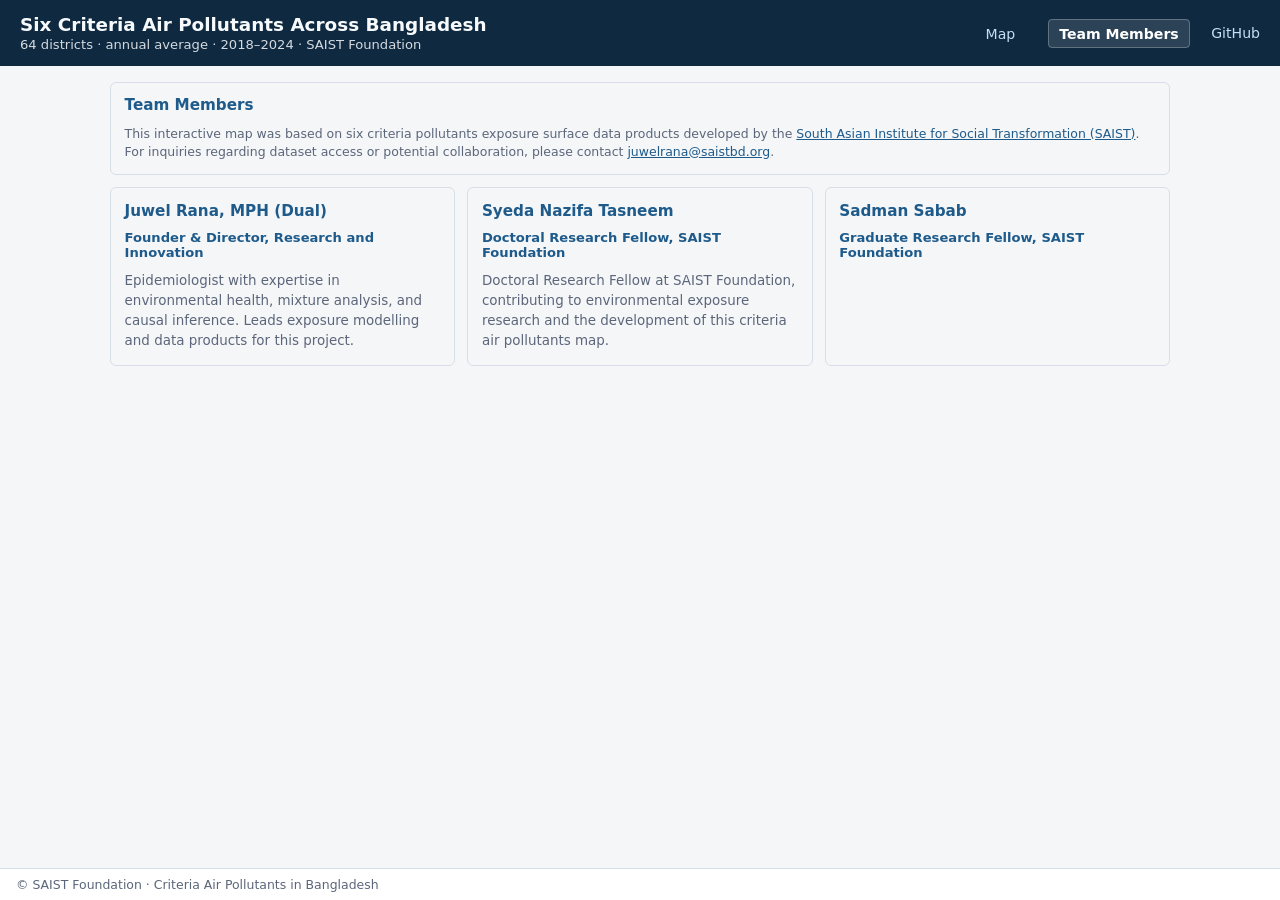
<file: docs/team.html>
<!DOCTYPE html>
<html lang="en">
<head>
  <meta charset="utf-8" />
  <meta name="viewport" content="width=device-width, initial-scale=1" />
  <title>Team Members | Criteria Air Pollutants in Bangladesh | SAIST</title>
  <meta name="description" content="Research team behind the Bangladesh district criteria air pollutants map. SAIST Foundation." />
  <link rel="canonical" href="https://juwelrana.com/Criteria-Air-Pollutants-in-Bangladesh/team.html" />
  <meta property="og:type" content="website" />
  <meta property="og:site_name" content="SAIST Foundation" />
  <meta property="og:title" content="Six Criteria Air Pollutants Across Bangladesh" />
  <meta property="og:description" content="Research team — SAIST Foundation district air pollutant exposure map." />
  <meta property="og:url" content="https://juwelrana.com/Criteria-Air-Pollutants-in-Bangladesh/team.html" />
  <meta property="og:image" content="https://juwelrana.com/Criteria-Air-Pollutants-in-Bangladesh/assets/og-preview.jpg?v=3" />
  <meta name="twitter:card" content="summary_large_image" />
  <meta name="twitter:image" content="https://juwelrana.com/Criteria-Air-Pollutants-in-Bangladesh/assets/og-preview.jpg?v=3" />
  <link rel="stylesheet" href="assets/style.css" />
</head>
<body>
  <header class="site-header">
    <div class="brand">
      <h1>Six Criteria Air Pollutants Across Bangladesh</h1>
      <p class="subtitle">64 districts · annual average · 2018–2024 · SAIST Foundation</p>
    </div>
    <nav class="site-nav" aria-label="Site sections">
      <a href="district.html" class="nav-tab">Map</a>
      <a href="team.html" class="nav-tab active" aria-current="page">Team Members</a>
      <a href="https://github.com/JuwelRana19/Criteria-Air-Pollutants-in-Bangladesh" target="_blank" rel="noopener">GitHub</a>
    </nav>
  </header>

  <main class="page-main">
    <section class="page-intro panel">
      <h2>Team Members</h2>
      <p class="about-text">
        This interactive map was based on six criteria pollutants exposure surface data products developed by the
        <a href="https://www.saistbd.org/" target="_blank" rel="noopener">South Asian Institute for Social Transformation (SAIST)</a>.
        For inquiries regarding dataset access or potential collaboration, please contact
        <a href="mailto:juwelrana@saistbd.org">juwelrana@saistbd.org</a>.
      </p>
    </section>

    <div class="team-grid">
      <article class="team-card panel">
        <h3>Juwel Rana, MPH (Dual)</h3>
        <p class="team-role">Founder &amp; Director, Research and Innovation</p>
        <p class="team-bio">Epidemiologist with expertise in environmental health, mixture analysis, and causal inference. Leads exposure modelling and data products for this project.</p>
      </article>

      <article class="team-card panel">
        <h3>Syeda Nazifa Tasneem</h3>
        <p class="team-role">Doctoral Research Fellow, SAIST Foundation</p>
        <p class="team-bio">Doctoral Research Fellow at SAIST Foundation, contributing to environmental exposure research and the development of this criteria air pollutants map.</p>
      </article>

      <article class="team-card panel">
        <h3>Sadman Sabab</h3>
        <p class="team-role">Graduate Research Fellow, SAIST Foundation</p>
      </article>
    </div>
  </main>

  <footer class="site-footer">
    <span>© SAIST Foundation · Criteria Air Pollutants in Bangladesh</span>
  </footer>
</body>
</html>
</file>
<file: docs/assets/style.css>
:root {
  --bg: #f4f6f8;
  --panel: #ffffff;
  --text: #1a1f36;
  --muted: #5c667a;
  --accent: #1e5a8a;
  --border: #d8dee9;
  --header-bg: #0f2940;
  --header-text: #f7fafc;
}

* { box-sizing: border-box; }

body {
  margin: 0;
  font-family: "Segoe UI", system-ui, -apple-system, sans-serif;
  color: var(--text);
  background: var(--bg);
  min-height: 100vh;
  display: flex;
  flex-direction: column;
}

.site-header {
  background: var(--header-bg);
  color: var(--header-text);
  padding: 0.85rem 1.25rem;
  display: flex;
  flex-wrap: wrap;
  align-items: center;
  justify-content: space-between;
  gap: 0.75rem;
}

.site-header h1 {
  margin: 0;
  font-size: 1.15rem;
  font-weight: 600;
}

.subtitle {
  margin: 0.15rem 0 0;
  font-size: 0.82rem;
  opacity: 0.85;
}

.site-nav a {
  color: #c5dff5;
  text-decoration: none;
  margin-left: 1rem;
  font-size: 0.88rem;
}

.site-nav a:hover { text-decoration: underline; }

.site-nav .nav-tab {
  padding: 0.35rem 0.65rem;
  border-radius: 4px;
  border: 1px solid transparent;
}

.site-nav .nav-tab.active {
  background: rgba(255, 255, 255, 0.12);
  border-color: rgba(255, 255, 255, 0.25);
  color: #ffffff;
  font-weight: 600;
  text-decoration: none;
}

.page-main {
  flex: 1;
  max-width: 1100px;
  width: 100%;
  margin: 0 auto;
  padding: 1rem 1.25rem 1.5rem;
}

.page-intro h2 {
  margin: 0 0 0.5rem;
  font-size: 1.1rem;
  color: var(--accent);
}

.team-grid {
  display: grid;
  grid-template-columns: repeat(auto-fill, minmax(280px, 1fr));
  gap: 0.75rem;
}

.team-card h3 {
  margin: 0 0 0.25rem;
  font-size: 1rem;
  color: var(--text);
}

.team-role {
  margin: 0 0 0.65rem;
  font-size: 0.82rem;
  font-weight: 600;
  color: var(--accent);
}

.team-bio {
  margin: 0;
  font-size: 0.84rem;
  line-height: 1.5;
  color: var(--muted);
}

.team-links {
  margin: 0.65rem 0 0;
  font-size: 0.84rem;
}

.team-links a { color: var(--accent); }

.team-more {
  margin-top: 1rem;
  text-align: center;
}

.layout {
  flex: 1;
  display: grid;
  grid-template-columns: 320px 1fr;
  min-height: calc(100vh - 110px);
}

.sidebar {
  background: var(--panel);
  border-right: 1px solid var(--border);
  overflow-y: auto;
  padding: 0.75rem;
}

.panel {
  background: var(--bg);
  border: 1px solid var(--border);
  border-radius: 6px;
  padding: 0.85rem;
  margin-bottom: 0.75rem;
}

.panel h2, .panel h3 {
  margin: 0 0 0.65rem;
  font-size: 0.95rem;
  color: var(--accent);
}

.panel label {
  display: block;
  font-size: 0.82rem;
  color: var(--muted);
  margin-bottom: 0.35rem;
}

.date-row {
  display: grid;
  grid-template-columns: 1fr 1fr;
  gap: 0.5rem;
  margin-bottom: 0.75rem;
}

.date-row select,
#pollutant-select {
  width: 100%;
  padding: 0.45rem 0.5rem;
  border: 1px solid var(--border);
  border-radius: 4px;
  font-size: 0.9rem;
  margin-bottom: 0.75rem;
}

.date-range {
  font-size: 0.82rem;
  color: var(--muted);
  margin: 0 0 0.65rem;
}

#date-select {
  width: 100%;
  padding: 0.45rem 0.5rem;
  border: 1px solid var(--border);
  border-radius: 4px;
  font-size: 0.9rem;
  margin-bottom: 0.75rem;
}

.meta-grid {
  display: grid;
  grid-template-columns: 1fr 1fr;
  gap: 0.5rem;
  margin-bottom: 0.75rem;
}

.meta-grid .label {
  display: block;
  font-size: 0.72rem;
  color: var(--muted);
  text-transform: uppercase;
  letter-spacing: 0.03em;
}

.meta-grid .value {
  font-size: 0.95rem;
  font-weight: 600;
}

.stats-box {
  font-size: 0.82rem;
  line-height: 1.5;
  color: var(--muted);
}

.hint, .about-text, .data-access {
  font-size: 0.78rem;
  line-height: 1.45;
  color: var(--muted);
  margin: 0.5rem 0 0;
}

.data-access a {
  color: var(--accent, #1a6fb0);
  font-weight: 600;
}

.about-text a { color: var(--accent); }

.legend-bar {
  height: 14px;
  border-radius: 3px;
  border: 1px solid var(--border);
  background: linear-gradient(to right, #440154, #31688e, #35b779, #fde725);
}

.legend-labels {
  display: flex;
  justify-content: space-between;
  font-size: 0.78rem;
  color: var(--muted);
  margin-top: 0.25rem;
}

.map {
  min-height: 480px;
  height: 70vh;
  width: 100%;
  background: #e8eef3;
}

.site-footer {
  background: var(--panel);
  border-top: 1px solid var(--border);
  padding: 0.5rem 1rem;
  font-size: 0.78rem;
  color: var(--muted);
  display: flex;
  justify-content: space-between;
  flex-wrap: wrap;
  gap: 0.5rem;
}

@media (max-width: 900px) {
  .layout { grid-template-columns: 1fr; }
  .sidebar { max-height: none; }
  .map { min-height: 55vh; }
}

.leaflet-popup.district-popup-wrap .leaflet-popup-content {
  margin: 10px 14px;
  font-size: 0.88rem;
  line-height: 1.5;
}

.district-popup-value {
  font-weight: 600;
  color: var(--text, #1a1a1a);
}
</file>
